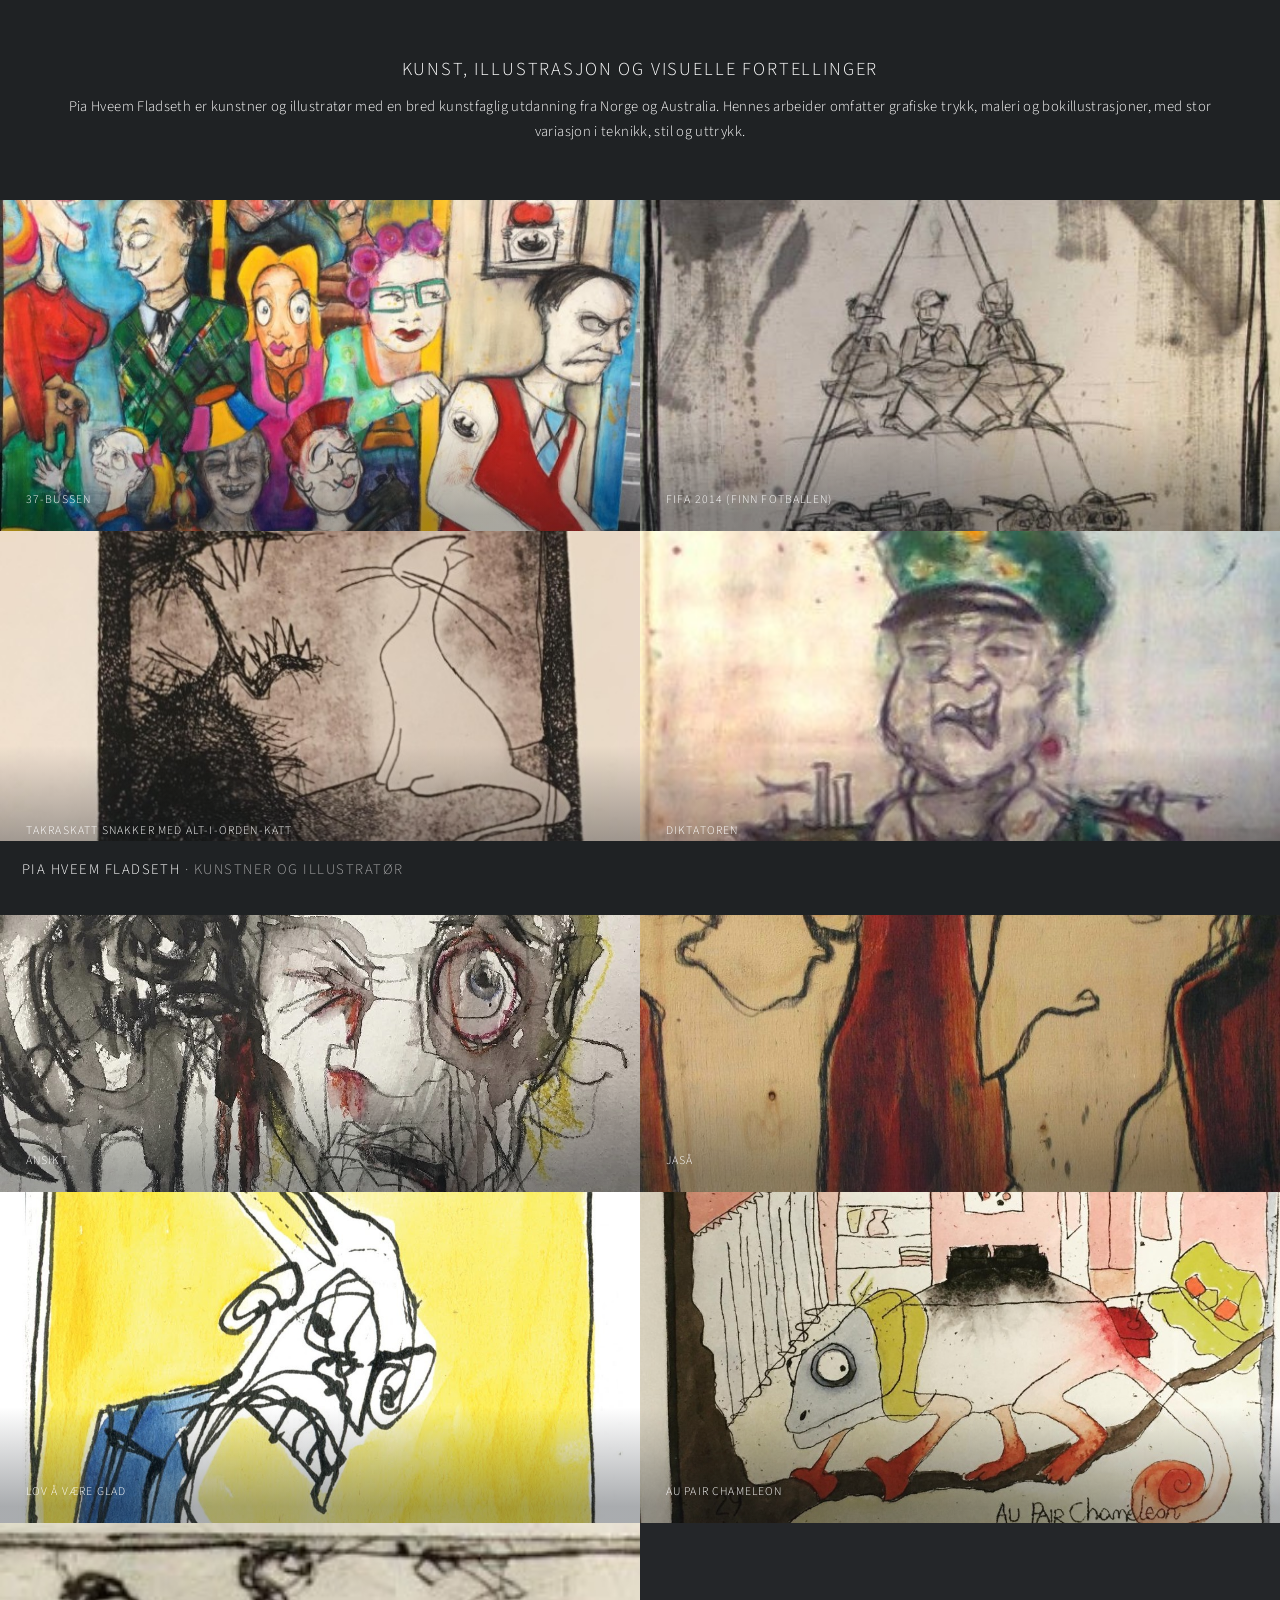
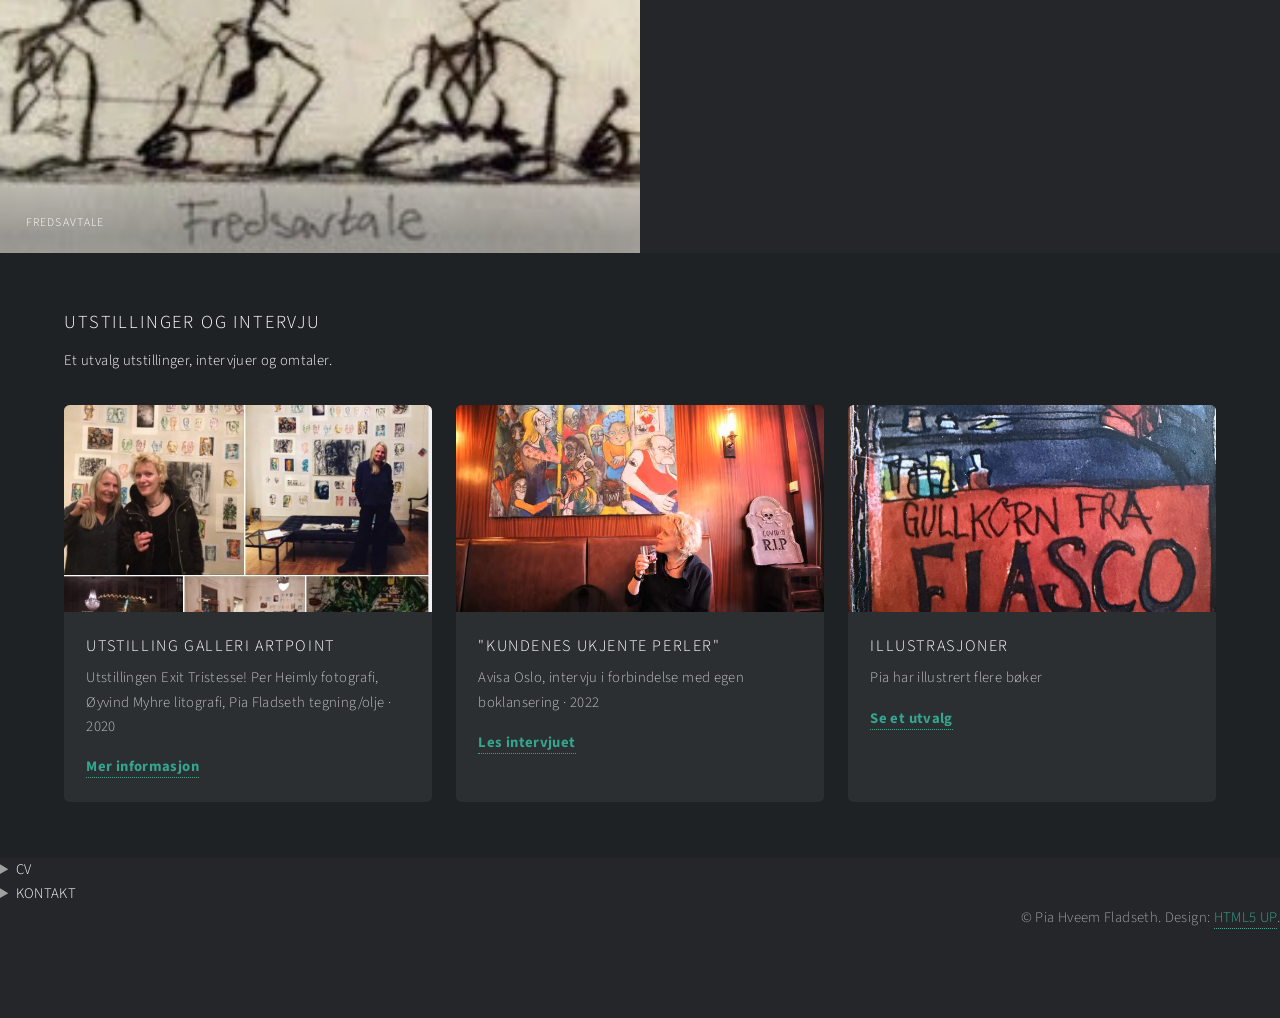
<file: index.html>
<!DOCTYPE HTML>
<!--
    Tilpasset Multiverse by HTML5 UP
    Original design: html5up.net | @ajlkn
    Brukes under Creative Commons Attribution 3.0.
-->
<html lang="no">
<head>
    <title>Pia Hveem Fladseth | Kunstner og illustratør</title>
        <link rel="icon" type="image/png" href="images/favicon.png">
    <meta charset="utf-8" />
    <meta name="viewport" content="width=device-width, initial-scale=1, user-scalable=no" />
    <meta name="description" content="Portfolio, CV og presseomtale for kunstner og illustratør Pia Hveem Fladseth." />
    <meta property="og:title" content="Pia Hveem Fladseth | Billedkunstner og illustratør">
<meta property="og:description" content="Billedkunst og illustrasjoner av Pia Hveem Fladseth.">
<meta property="og:image" content="https://piahf.github.io/images/preview.jpeg">
<meta property="og:url" content="https://piahf.github.io/">
<meta property="og:type" content="website">
    <link rel="stylesheet" href="assets/css/main.css" />
    <noscript><link rel="stylesheet" href="assets/css/noscript.css" /></noscript>
    <style>
        /* Tillegg til Multiverse for tekst og artikkelkort */
        #intro, #press {
            width: 100%;
            padding: 3.5rem 4rem;
            background: #1f2224;
            color: #ffffff;
        }
        #intro {
            text-align: center;
        }
        #intro h2, #press h2 {
            margin-bottom: 0.75rem;
        }
        #intro p {
            max-width: 48rem;
            margin: 0 auto;
            color: rgba(255,255,255,0.75);
        }
        .press-grid {
            display: grid;
            grid-template-columns: repeat(3, minmax(0, 1fr));
            gap: 1.5rem;
            margin-top: 2rem;
        }
        .press-card {
            background: #2b2f31;
            border-radius: 0.35rem;
            overflow: hidden;
        }
        .press-card img {
            width: 100%;
            aspect-ratio: 16 / 9;
            object-fit: cover;
            display: block;
        }
        .press-card-content {
            padding: 1.4rem;
        }
        .press-card h3 {
            margin: 0 0 0.5rem;
        }
        .press-card p {
            color: rgba(255,255,255,0.7);
            margin-bottom: 1rem;
        }
        .press-card a {
            font-weight: bold;
        }
        .cv-list {
            list-style: none;
            padding-left: 0;
        }
        .cv-list li {
            margin-bottom: 0.65rem;
        }
        @media screen and (max-width: 980px) {
            .press-grid { grid-template-columns: 1fr 1fr; }
        }
        @media screen and (max-width: 736px) {
            #intro, #press { padding: 2.5rem 1.5rem; }
            .press-grid { grid-template-columns: 1fr; }
        }
        #footer {
    position: relative !important;
    display: block !important;
    width: 100% !important;
    height: auto !important;
    max-height: none !important;
    transform: none !important;
    overflow: visible !important;
}
    </style>
</head>
<body class="is-preload">
    <div id="wrapper">
        <header id="header">
            <h1><a href="index.html"><strong>Pia Hveem Fladseth</strong> · kunstner og illustratør</a></h1>
        </header>

        <section id="intro">
            <h2>Kunst, illustrasjon og visuelle fortellinger</h2>Pia Hveem Fladseth er kunstner og illustratør med en bred kunstfaglig utdanning fra Norge og Australia. Hennes arbeider omfatter grafiske trykk, maleri og bokillustrasjoner, med stor variasjon i teknikk, stil og uttrykk.</p>
        </section>

        <div id="main">
    <article class="thumb">
                <a href="images/fulls/01.jpg" class="image"><img src="images/thumbs/01.jpg" alt="Beskrivelse av kunstverk 1" /></a>
                <h2>37-bussen</h2>
                <p>Olje, 150x120 cm, 2007.</p>
            </article>
            <article class="thumb">
                <a href="images/fulls/02.jpg" class="image"><img src="images/thumbs/02.jpg" alt="Beskrivelse av kunstverk 2" /></a>
                <h2>FIFA 2014 (finn fotballen)</h2>
                <p>Kull på lerret på plate, 160x110 cm, 2014.</p>
            </article>
            <article class="thumb">
                <a href="images/fulls/03.jpg" class="image"><img src="images/thumbs/03.jpg" alt="Beskrivelse av kunstverk 3" /></a>
                <h2>Takraskatt snakker med alt-i-orden-katt</h2>
                <p>Etsning, 17x24 cm, 2006.</p>
            </article>
                        <article class="thumb">
                <a href="images/fulls/04.jpg" class="image"><img src="images/thumbs/04.jpg" alt="Beskrivelse av kunstverk 4" /></a>
                <h2>Diktatoren</h2>
                <p>Olje og kull, 200x100 cm, 2010.</p>
                            </article>
                                            <article class="thumb">
                <a href="images/fulls/05.jpeg" class="image"><img src="images/thumbs/05.jpeg" alt="Beskrivelse av kunstverk 5" /></a>
                <h2>Ansikt</h2>
                <p>.</p>
                            </article>
                        <article class="thumb">
                <a href="images/fulls/06.jpg" class="image"><img src="images/thumbs/06.jpg" alt="Beskrivelse av kunstverk 6" /></a>
                <h2>Jaså</h2>
                <p>Treplate kull og olje, 60x45 cm, 2010.</p>
            </article>
                        <article class="thumb">
                <a href="images/fulls/09.jpg" class="image"><img src="images/thumbs/09.jpg" alt="Beskrivelse av kunstverk 9" /></a>
                <h2>Lov å være glad</h2>
                <p>Blekk og akvarell, 15x20 cm og 2010.</p>
            </article>
                        <article class="thumb">
                <a href="images/fulls/10.jpg" class="image"><img src="images/thumbs/10.jpg" alt="Beskrivelse av kunstverk 10" /></a>
                <h2>Au Pair chameleon</h2>
                <p>Etsing og blekk</p>
            </article>
                                    <article class="thumb">
                <a href="images/fulls/11.jpg" class="image"><img src="images/thumbs/11.jpg" alt="Beskrivelse av kunstverk 11" /></a>
                <h2>Fredsavtale</h2>
                <p>Grafikk, 7x35cm, 1999</p>
            </article>
        </div>

        <section id="press">
            <h2>Utstillinger og intervju</h2>
            <p>Et utvalg utstillinger, intervjuer og omtaler.</p>
            <div class="press-grid">
                <article class="press-card">
                    <img src="images/thumbs/13.jpg" alt="Forhåndsvisning av artikkel" />
                    <div class="press-card-content">
                        <h3>Utstilling Galleri ArtPoint</h3>
                        <p>Utstillingen Exit Tristesse! Per Heimly fotografi, Øyvind Myhre litografi, Pia Fladseth tegning/olje · 2020 </p>
                        <a href="https://www.facebook.com/www.artpoint.no/posts/spennende-skumle-og-vakre-bilder-utstillingen-exit-tristessen-%C3%A5pent-imorgen-kl-1/1587466348092465/" target="_blank" rel="noopener">Mer informasjon</a>
                    </div>
                </article>
                <article class="press-card">
                    <img src="images/thumbs/14.jpg" alt="Forhåndsvisning av intervju" />
                    <div class="press-card-content">
                        <h3>"Kundenes ukjente perler"</h3>
                        <p>Avisa Oslo, intervju i forbindelse med egen boklansering · 2022</p>
                        <a href="https://www.ao.no/kundene-byr-pa-det-legendariske-utestedets-ukjente-perler-men-mille-nekter-a-selge/s/5-128-591000" target="_blank" rel="noopener">Les intervjuet</a>
                    </div>
                </article>
                <article class="press-card">
                    <img src="images/thumbs/15.jpg" alt="Forhåndsvisning av illustrasjoner" />
                    <div class="press-card-content">
                        <h3>Illustrasjoner</h3>
                        <p>Pia har illustrert flere bøker</p>
                        <a href="https://www.piahveemfladseth.no/illustrasjoner.html">Se et utvalg</a>
                    </div>
                </article>
            </div>
            
        </section>
<details>
    <summary><strong>CV</strong></summary>
    <ul class="cv-list">
        <li><strong>2013–2026</strong> Kunstlærer AKS Nordpolen skole, Oslo</li>
        <li><strong>2008–2010</strong> Norges Kreative Fagskole, illustrasjon</li>
        <li><strong>2000–2004</strong> University of Newcastle, Australia, Bachelor of Fine Art</li>
        <li><strong>1997–1999</strong> Einar Granum Kunstskole</li>
        <li><strong>1995–1996</strong> Romerike Folkehøyskole, scenografi og kostyme</li>
    </ul>
</details>
<details>
    <summary><strong>KONTAKT</strong></summary>
<p>Send meg en epost for spørsmål om verk, oppdrag eller samarbeid 
<a href="mailto:fladseth@hotmail.com"
   class="icon solid fa-envelope">
    <span class="label">E-post</span>
<br></a>

&nbsp;&nbsp;

<a href="https://www.instagram.com/piaflads/"
   class="icon brands fa-instagram"
   target="_blank"
   rel="noopener noreferrer">
    <span class="label">Instagram</span>
</a>
</p>
</details>
                </div>
            </div>
             </ul>
                    </section>
                    <p class="copyright" align="right">
                        &copy; Pia Hveem Fladseth. Design: <a href="https://html5up.net">HTML5 UP</a>.
                    </p>
                </div>
                <div>
        </footer>
    </div>

    <script src="assets/js/jquery.min.js"></script>
    <script src="assets/js/jquery.poptrox.min.js"></script>
    <script src="assets/js/browser.min.js"></script>
    <script src="assets/js/breakpoints.min.js"></script>
    <script src="assets/js/util.js"></script>
    <script src="assets/js/main.js"></script>
</body>
</html>
</file>
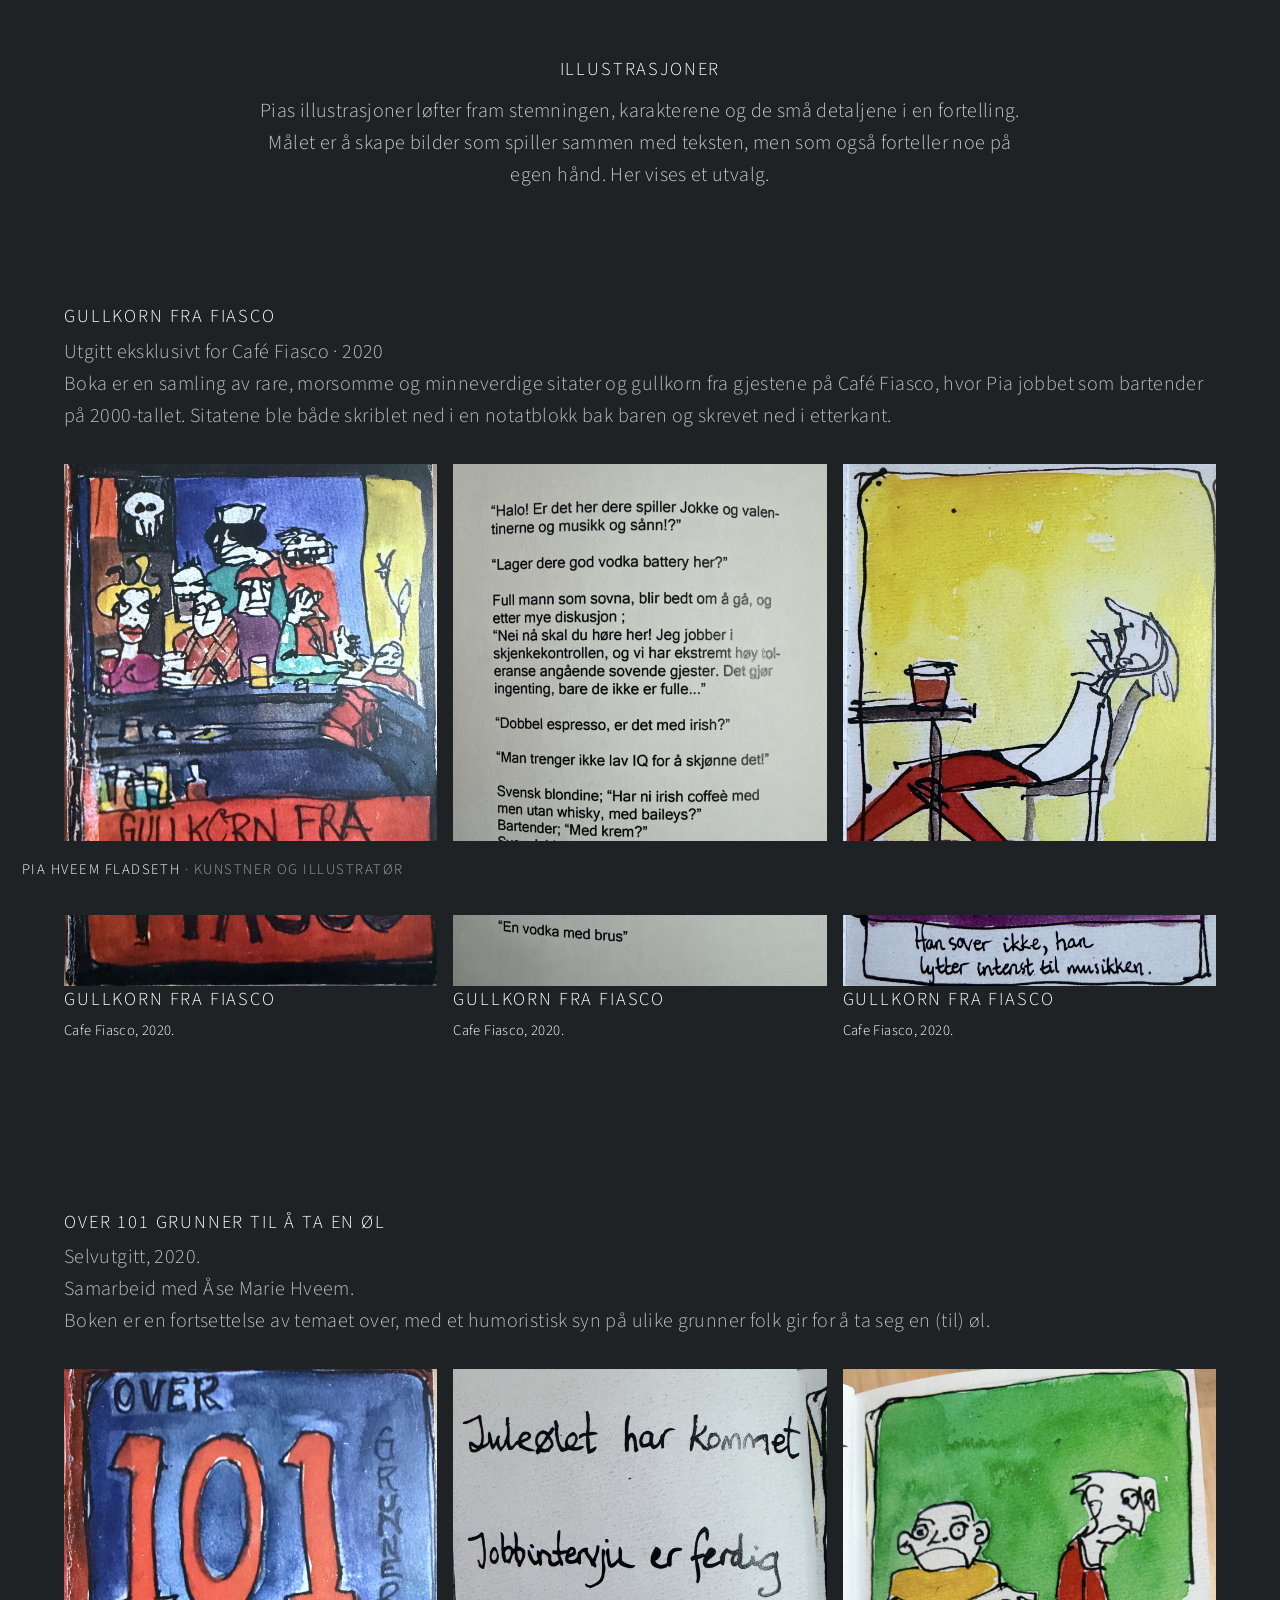
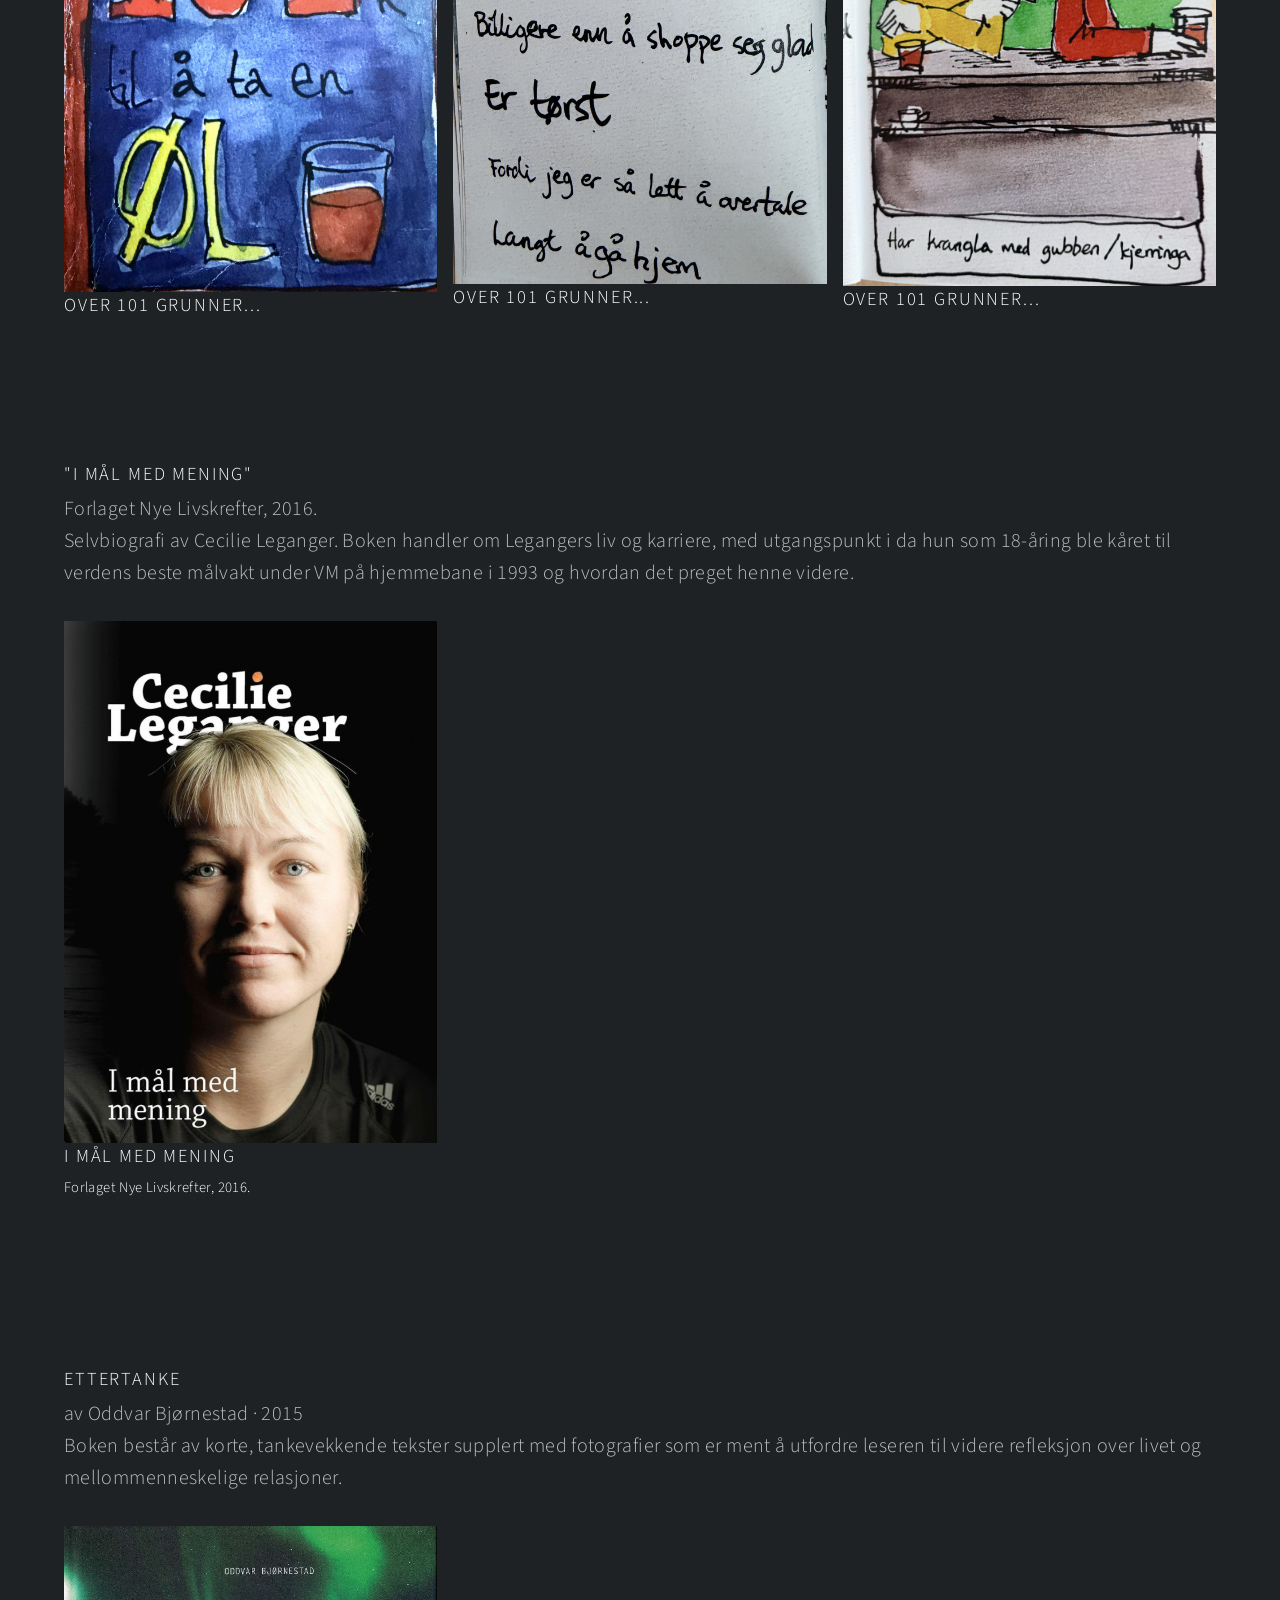
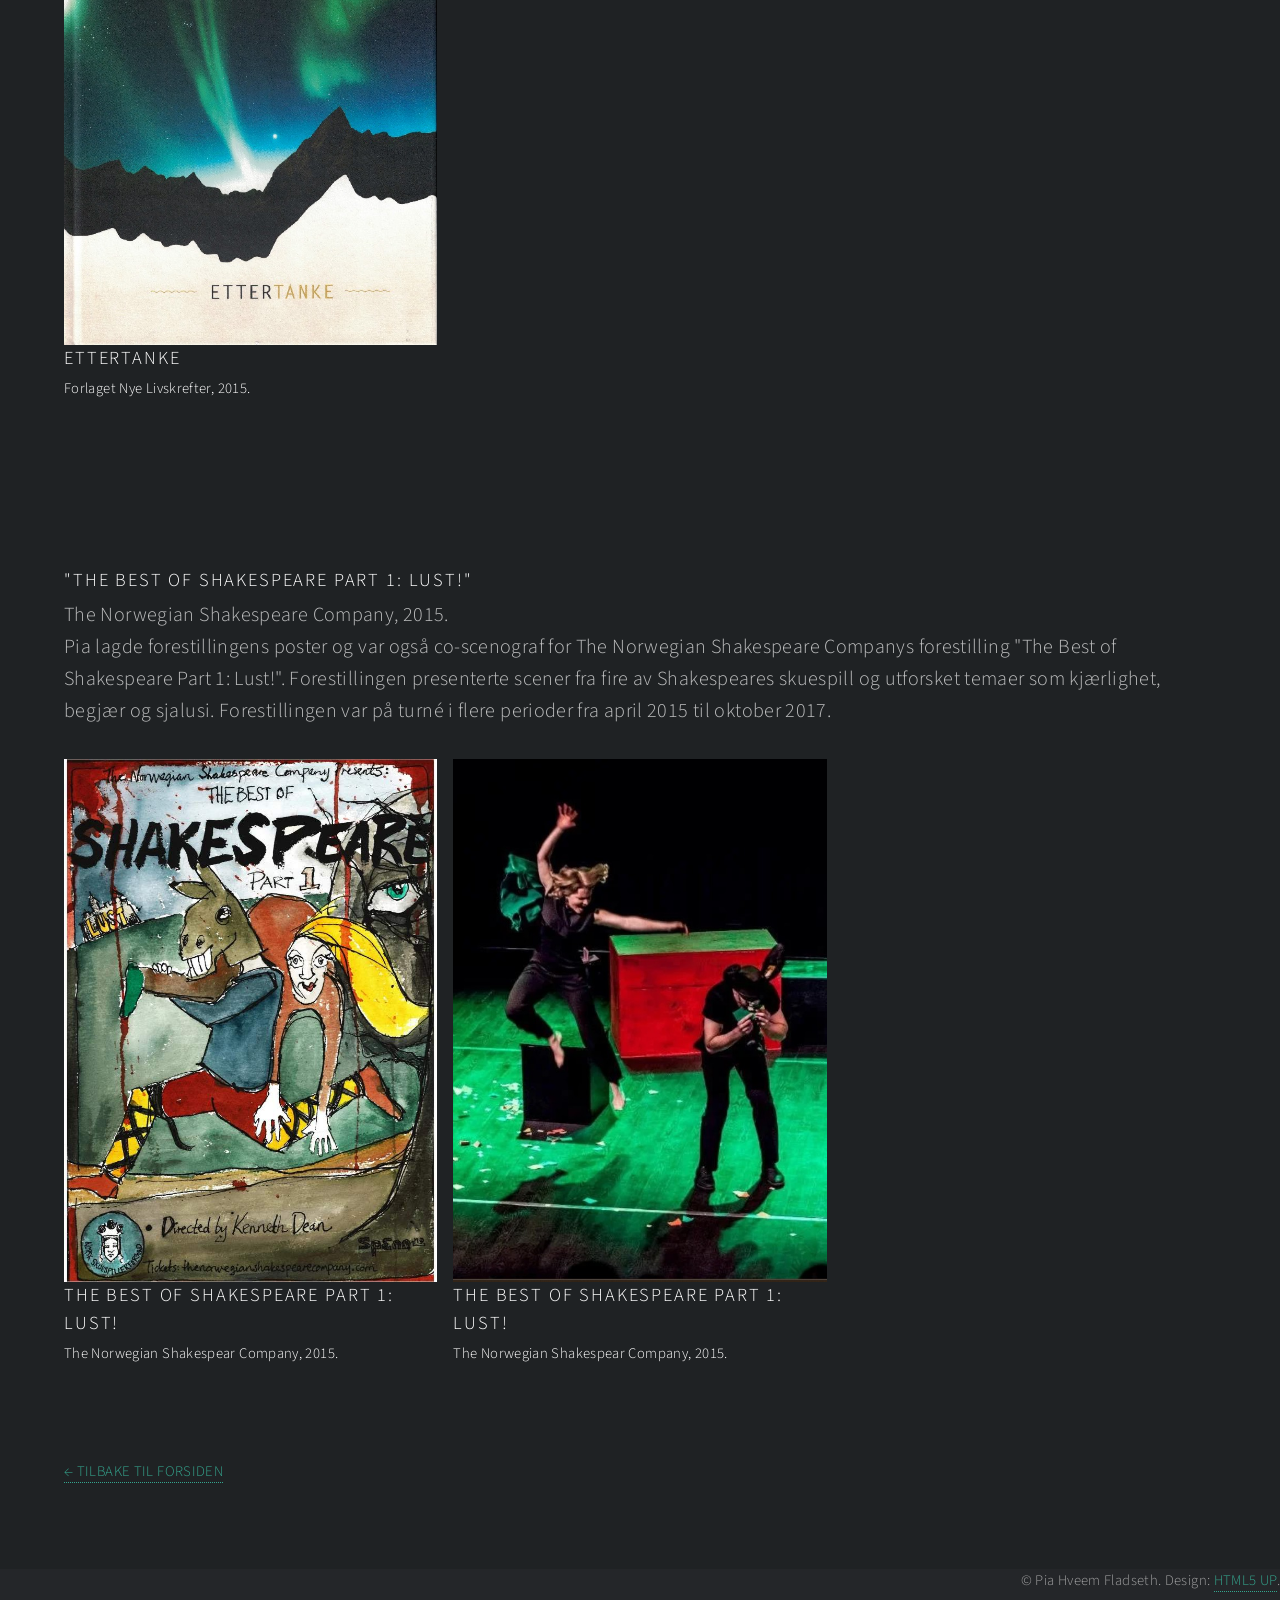
<file: illustrasjoner.html>
<!DOCTYPE HTML>
<!--
    Tilpasset Multiverse by HTML5 UP
    Original design: html5up.net | @ajlkn
    Brukes under Creative Commons Attribution 3.0.
-->
<html lang="no">
<head>
    <title>Pia Hveem Fladseth | Illustrasjoner</title>
            <link rel="icon" type="image/png" href="images/favicon.png">
    <meta charset="utf-8" />
    <meta name="viewport" content="width=device-width, initial-scale=1, user-scalable=no" />
    <meta name="description" content="Illustrasjoner av kunstner og illustratør Pia Hveem Fladseth" />
    <meta property="og:title" content="Pia Hveem Fladseth | Billedkunstner og illustratør">
<meta property="og:description" content="Pia Hveem Fladseth | Illustrasjoner">
<meta property="og:image" content="https://piahf.github.io/images/preview.jpeg">
<meta property="og:url" content="https://piahf.github.io/">
<meta property="og:type" content="website">
    <link rel="stylesheet" href="assets/css/main.css" />
    <noscript><link rel="stylesheet" href="assets/css/noscript.css" /></noscript>
    <style>
        /* Tillegg til Multiverse for tekst og artikkelkort */
        #intro, #press {
            width: 100%;
            padding: 3.5rem 4rem;
            background: #1f2224;
            color: #ffffff;
        }
        #intro {
            text-align: center;
        }
        #intro h2, #press h2 {
            margin-bottom: 0.75rem;
        }
        #intro p {
            max-width: 48rem;
            margin: 0 auto;
            color: rgba(255,255,255,0.75);
        }
        .press-grid {
            display: grid;
            grid-template-columns: repeat(3, minmax(0, 1fr));
            gap: 1.5rem;
            margin-top: 2rem;
        }
        .press-card {
            background: #2b2f31;
            border-radius: 0.35rem;
            overflow: hidden;
        }
        .press-card img {
            width: 100%;
            aspect-ratio: 16 / 9;
            object-fit: cover;
            display: block;
        }
        .press-card-content {
            padding: 1.4rem;
        }
        .press-card h3 {
            margin: 0 0 0.5rem;
        }
        .press-card p {
            color: rgba(255,255,255,0.7);
            margin-bottom: 1rem;
        }
        .press-card a {
            font-weight: bold;
        }
        .cv-list {
            list-style: none;
            padding-left: 0;
        }
        .cv-list li {
            margin-bottom: 0.65rem;
        }
        @media screen and (max-width: 980px) {
            .press-grid { grid-template-columns: 1fr 1fr; }
        }
        @media screen and (max-width: 736px) {
            #intro, #press { padding: 2.5rem 1.5rem; }
            .press-grid { grid-template-columns: 1fr; }
        }
        #footer {
    position: relative !important;
    display: block !important;
    width: 100% !important;
    height: auto !important;
    max-height: none !important;
    transform: none !important;
    overflow: visible !important;
}
    .exhibition {
    width: 100%;
    padding: 3.5rem 4rem;
    background: #1f2224;
    color: #ffffff;
}

.exhibition h2 {
    margin-bottom: 0.3rem;
}

.exhibition-info {
    color: rgba(255,255,255,0.7);
    margin-bottom: 2rem;
}

.exhibition-gallery {
    display: grid;
    grid-template-columns: repeat(3, 1fr);
    gap: 1rem;
    margin-bottom: 4rem;
}

.exhibition-gallery img {
    width: 100%;
    height: auto;
    display: block;
}

@media screen and (max-width: 736px) {
    .exhibition {
        padding: 2.5rem 1.5rem;
    }

    .exhibition-gallery {
        grid-template-columns: 1fr;
    }
}    
    </style>
</head>
<body class="is-preload">
    <div id="wrapper">
        <header id="header">
            
            <h1><a href="index.html"><strong>Pia Hveem Fladseth</strong> · kunstner og illustratør</a></h1>
        </header>
<section id="intro">
    <h2>Illustrasjoner</h2>
<p><span style="font-size: 1.25rem; line-height: 1.6;">Pias illustrasjoner løfter fram stemningen, karakterene og de små detaljene i en fortelling. Målet er å skape bilder som spiller sammen med teksten, 
    men som også forteller noe på egen hånd. Her vises et utvalg.</span></p>
</section>

<section class="exhibition">

    <h2>Gullkorn fra Fiasco</h2>
<p class="exhibition-info" style="font-size: 1.25rem; line-height: 1.6;">
        Utgitt eksklusivt for Café Fiasco · 2020<br>
        Boka er en samling av rare, morsomme og minneverdige sitater og gullkorn fra gjestene på Café Fiasco, hvor Pia jobbet som bartender på 2000-tallet. 
    Sitatene ble både skriblet ned i en notatblokk bak baren og skrevet ned i etterkant.
    </p>

<div class="exhibition-gallery">

    <article class="thumb">
        <a href="images/illustrasjoner/bokillustrasjon-01-01.jpg" class="image">
            <img src="images/illustrasjoner/bokillustrasjon-01-01.jpg"
                 alt="Gullkorn fra Fiasco" />
        </a>
        <h2>Gullkorn fra Fiasco</h2>
        <p>Cafe Fiasco, 2020.</p>
    </article>

    <article class="thumb">
        <a href="images/illustrasjoner/bokillustrasjon-01-02.jpg" class="image">
            <img src="images/illustrasjoner/bokillustrasjon-01-02.jpg"
           lt="Gullkorn fra Fiasco" />
        </a>
        <h2>Gullkorn fra Fiasco</h2>
        <p>Cafe Fiasco, 2020.</p>
    </article>

    <article class="thumb">
        <a href="images/illustrasjoner/bokillustrasjon-01-03.jpg" class="image">
            <img src="images/illustrasjoner/bokillustrasjon-01-03.jpg"
                 alt="Gullkorn fra Fiasco" />
        </a>
        <h2>Gullkorn fra Fiasco</h2>
        <p>Cafe Fiasco, 2020.</p>
    </article>

    </div>
    <br><br><br>
<h2>Over 101 grunner til å ta en øl</h2>
<p class="exhibition-info" style="font-size: 1.25rem; line-height: 1.6;">
    Selvutgitt, 2020.<br>
Samarbeid med Åse Marie Hveem.<br>
Boken er en fortsettelse av temaet over, med et humoristisk syn på ulike grunner folk gir for å ta seg en (til) øl.
</p>
<div class="exhibition-gallery">

    <article class="thumb">
        <a href="images/illustrasjoner/bokillustrasjon-04-01.jpg" class="image">
            <img src="images/illustrasjoner/bokillustrasjon-04-01.jpg"
                 alt="Over 101 grunner..."/>
        </a>
        <h2>Over 101 grunner...</h2>
    </article>

    <article class="thumb">
        <a href="images/illustrasjoner/bokillustrasjon-04-02.jpg" class="image">
            <img src="images/illustrasjoner/bokillustrasjon-04-02.jpg"
                 alt="Over 101 grunner..."/>
        </a>
        <h2>Over 101 grunner...</h2>
    </article>

    <article class="thumb">
        <a href="images/illustrasjoner/bokillustrasjon-04-03.jpeg" class="image">
            <img src="images/illustrasjoner/bokillustrasjon-04-03.jpeg"
                 alt="Over 101 grunner..."/>
        </a>
        <h2>Over 101 grunner...</h2>
    </article>
</div>
<br><br><br>

<h2>"I mål med mening"</h2>
<p class="exhibition-info" style="font-size: 1.25rem; line-height: 1.6;">
    Forlaget Nye Livskrefter, 2016.<br>
Selvbiografi av Cecilie Leganger.
Boken handler om Legangers liv og karriere, med utgangspunkt i da hun som 18-åring 
    ble kåret til verdens beste målvakt under VM på hjemmebane i 1993 og hvordan det preget henne videre.
</p>
<div class="exhibition-gallery">

    <article class="thumb">
        <a href="images/illustrasjoner/bokillustrasjon-02-01.jpg" class="image">
            <img src="images/illustrasjoner/bokillustrasjon-02-01.jpg"
                 alt="I mål med mening"/>
        </a>
        <h2>I mål med mening</h2>
        <p>Forlaget Nye Livskrefter, 2016.</p>
    </article>
</div>
<br><br><br>

<h2>Ettertanke</h2>
<p class="exhibition-info" style="font-size: 1.25rem; line-height: 1.6;">
    av Oddvar Bjørnestad · 2015<br>
    Boken består av korte, tankevekkende tekster supplert med fotografier som er ment å utfordre leseren til videre 
    refleksjon over livet og mellommenneskelige relasjoner.
</p>

<div class="exhibition-gallery">

    <article class="thumb">
        <a href="images/illustrasjoner/bokillustrasjon-03-01.jpg" class="image">
            <img src="images/illustrasjoner/bokillustrasjon-03-01.jpg"
                 alt="Ettertanke" />
        </a>
        <h2>Ettertanke</h2>
        <p>Forlaget Nye Livskrefter, 2015.</p>
    </article>
</div>
    <br><br><br>

<h2>"The Best of Shakespeare Part 1: Lust!"</h2>
<p class="exhibition-info" style="font-size: 1.25rem; line-height: 1.6;">
    The Norwegian Shakespeare Company, 2015.<br>
Pia lagde forestillingens poster og var også co-scenograf for The Norwegian Shakespeare Companys forestilling "The Best of Shakespeare Part 1: Lust!".
Forestillingen presenterte scener fra fire av Shakespeares skuespill og utforsket temaer som kjærlighet, begjær og sjalusi. 
    Forestillingen var på turné i flere perioder fra april 2015 til oktober 2017. 
</p>
<div class="exhibition-gallery">

    <article class="thumb">
        <a href="images/illustrasjoner/poster-05-01.jpg" class="image">
            <img src="images/illustrasjoner/poster-05-01.jpg"
                 alt="Lust!"/>
        </a>
        <h2>The Best of Shakespeare Part 1: Lust!</h2>
        <p>The Norwegian Shakespear Company, 2015.</p>
    </article>
  <article class="thumb">
        <a href="images/illustrasjoner/poster-05-02.jpg" class="image">
            <img src="images/illustrasjoner/poster-05-02.jpg"
                 alt="Lust!"/>
        </a>
        <h2>The Best of Shakespeare Part 1: Lust!</h2>
        <p>The Norwegian Shakespear Company, 2015.</p>
    </article>

</div>
    <p>
        <a href="index.html">← TILBAKE TIL FORSIDEN</a>
    </p>

</section>
<footer>
    <p class="copyright" align="right">
        &copy; Pia Hveem Fladseth. Design:
        <a href="https://html5up.net">HTML5 UP</a>.
    </p>
</footer>


    <script src="assets/js/jquery.min.js"></script>
    <script src="assets/js/jquery.poptrox.min.js"></script>
    <script src="assets/js/browser.min.js"></script>
    <script src="assets/js/breakpoints.min.js"></script>
    <script src="assets/js/util.js"></script>
    <script src="assets/js/main.js"></script>
</body>
</html>
</file>
<file: assets/css/noscript.css>
/*
	Multiverse by HTML5 UP
	html5up.net | @ajlkn
	Free for personal and commercial use under the CCA 3.0 license (html5up.net/license)
*/

/* Wrapper */

	body.is-preload #wrapper:before {
		display: none;
	}

/* Main */

	body.is-preload #main .thumb {
		pointer-events: auto;
		opacity: 1;
	}

/* Header */

	body.is-preload #header {
		-moz-transform: none;
		-webkit-transform: none;
		-ms-transform: none;
		transform: none;
	}
</file>
<file: assets/css/main.css>
@import url(fontawesome-all.min.css);
@import url("https://fonts.googleapis.com/css?family=Source+Sans+Pro:300,300italic,400,400italic");

/*
	Multiverse by HTML5 UP
	html5up.net | @ajlkn
	Free for personal and commercial use under the CCA 3.0 license (html5up.net/license)
*/

@-moz-keyframes spinner {
	0% {
		-moz-transform: rotate(0deg);
		-webkit-transform: rotate(0deg);
		-ms-transform: rotate(0deg);
		transform: rotate(0deg);
	}

	100% {
		-moz-transform: rotate(359deg);
		-webkit-transform: rotate(359deg);
		-ms-transform: rotate(359deg);
		transform: rotate(359deg);
	}
}

@-webkit-keyframes spinner {
	0% {
		-moz-transform: rotate(0deg);
		-webkit-transform: rotate(0deg);
		-ms-transform: rotate(0deg);
		transform: rotate(0deg);
	}

	100% {
		-moz-transform: rotate(359deg);
		-webkit-transform: rotate(359deg);
		-ms-transform: rotate(359deg);
		transform: rotate(359deg);
	}
}

@-ms-keyframes spinner {
	0% {
		-moz-transform: rotate(0deg);
		-webkit-transform: rotate(0deg);
		-ms-transform: rotate(0deg);
		transform: rotate(0deg);
	}

	100% {
		-moz-transform: rotate(359deg);
		-webkit-transform: rotate(359deg);
		-ms-transform: rotate(359deg);
		transform: rotate(359deg);
	}
}

@keyframes spinner {
	0% {
		-moz-transform: rotate(0deg);
		-webkit-transform: rotate(0deg);
		-ms-transform: rotate(0deg);
		transform: rotate(0deg);
	}

	100% {
		-moz-transform: rotate(359deg);
		-webkit-transform: rotate(359deg);
		-ms-transform: rotate(359deg);
		transform: rotate(359deg);
	}
}

html, body, div, span, applet, object,
iframe, h1, h2, h3, h4, h5, h6, p, blockquote,
pre, a, abbr, acronym, address, big, cite,
code, del, dfn, em, img, ins, kbd, q, s, samp,
small, strike, strong, sub, sup, tt, var, b,
u, i, center, dl, dt, dd, ol, ul, li, fieldset,
form, label, legend, table, caption, tbody,
tfoot, thead, tr, th, td, article, aside,
canvas, details, embed, figure, figcaption,
footer, header, hgroup, menu, nav, output, ruby,
section, summary, time, mark, audio, video {
	margin: 0;
	padding: 0;
	border: 0;
	font-size: 100%;
	font: inherit;
	vertical-align: baseline;}

article, aside, details, figcaption, figure,
footer, header, hgroup, menu, nav, section {
	display: block;}

body {
	line-height: 1;
}

ol, ul {
	list-style: none;
}

blockquote, q {
	quotes: none;
}

	blockquote:before, blockquote:after, q:before, q:after {
		content: '';
		content: none;
	}

table {
	border-collapse: collapse;
	border-spacing: 0;
}

body {
	-webkit-text-size-adjust: none;
}

mark {
	background-color: transparent;
	color: inherit;
}

input::-moz-focus-inner {
	border: 0;
	padding: 0;
}

input, select, textarea {
	-moz-appearance: none;
	-webkit-appearance: none;
	-ms-appearance: none;
	appearance: none;
}

/* Basic */

	@-ms-viewport {
		width: device-width;
	}

	body {
		-ms-overflow-style: scrollbar;
	}

	@media screen and (max-width: 480px) {

		html, body {
			min-width: 320px;
		}

	}

	html {
		box-sizing: border-box;
	}

	*, *:before, *:after {
		box-sizing: inherit;
	}

	body {
		background: #242629;
	}

		body.is-preload *, body.is-preload *:before, body.is-preload *:after {
			-moz-animation: none !important;
			-webkit-animation: none !important;
			-ms-animation: none !important;
			animation: none !important;
			-moz-transition: none !important;
			-webkit-transition: none !important;
			-ms-transition: none !important;
			transition: none !important;
		}

		body.is-resizing *, body.is-resizing *:before, body.is-resizing *:after {
			-moz-animation: none !important;
			-webkit-animation: none !important;
			-ms-animation: none !important;
			animation: none !important;
			-moz-transition: none !important;
			-webkit-transition: none !important;
			-ms-transition: none !important;
			transition: none !important;
		}

/* Type */

	body, input, select, textarea {
		color: #a0a0a1;
		font-family: "Source Sans Pro", Helvetica, sans-serif;
		font-size: 15pt;
		font-weight: 300;
		letter-spacing: 0.025em;
		line-height: 1.65;
	}

		@media screen and (max-width: 1680px) {

			body, input, select, textarea {
				font-size: 11pt;
			}

		}

	a {
		-moz-transition: color 0.2s ease-in-out, border-bottom-color 0.2s ease-in-out;
		-webkit-transition: color 0.2s ease-in-out, border-bottom-color 0.2s ease-in-out;
		-ms-transition: color 0.2s ease-in-out, border-bottom-color 0.2s ease-in-out;
		transition: color 0.2s ease-in-out, border-bottom-color 0.2s ease-in-out;
		border-bottom: dotted 1px;
		color: #34a58e;
		text-decoration: none;
	}

		a:hover {
			border-bottom-color: transparent;
			color: #34a58e !important;
		}

	strong, b {
		color: #ffffff;
		font-weight: 300;
	}

	em, i {
		font-style: italic;
	}

	p {
		margin: 0 0 2em 0;
	}

	h1, h2, h3, h4, h5, h6 {
		color: #ffffff;
		font-weight: 300;
		letter-spacing: 0.1em;
		line-height: 1.5;
		margin: 0 0 1em 0;
		text-transform: uppercase;
	}

		h1 a, h2 a, h3 a, h4 a, h5 a, h6 a {
			color: inherit;
			text-decoration: none;
		}

	h1 {
		font-size: 2em;
	}

	h2 {
		font-size: 1.25em;
	}

	h3 {
		font-size: 1.1em;
	}

	h4 {
		font-size: 1em;
	}

	h5 {
		font-size: 0.9em;
	}

	h6 {
		font-size: 0.7em;
	}

	@media screen and (max-width: 736px) {

		h2 {
			font-size: 1em;
		}

		h3 {
			font-size: 0.9em;
		}

		h4 {
			font-size: 0.8em;
		}

		h5 {
			font-size: 0.7em;
		}

		h6 {
			font-size: 0.7em;
		}

	}

	sub {
		font-size: 0.8em;
		position: relative;
		top: 0.5em;
	}

	sup {
		font-size: 0.8em;
		position: relative;
		top: -0.5em;
	}

	blockquote {
		border-left: 4px #36383c;
		font-style: italic;
		margin: 0 0 2em 0;
		padding: 0.5em 0 0.5em 2em;
	}

	code {
		background: #34363b;
		border: solid 1px #36383c;
		font-family: "Courier New", monospace;
		font-size: 0.9em;
		margin: 0 0.25em;
		padding: 0.25em 0.65em;
	}

	pre {
		-webkit-overflow-scrolling: touch;
		font-family: "Courier New", monospace;
		font-size: 0.9em;
		margin: 0 0 2em 0;
	}

		pre code {
			display: block;
			line-height: 1.75;
			padding: 1em 1.5em;
			overflow-x: auto;
		}

	hr {
		border: 0;
		border-bottom: solid 1px #36383c;
		margin: 2em 0;
	}

		hr.major {
			margin: 3em 0;
		}

	.align-left {
		text-align: left;
	}

	.align-center {
		text-align: center;
	}

	.align-right {
		text-align: right;
	}

/* Button */

	input[type="submit"],
	input[type="reset"],
	input[type="button"],
	button,
	.button {
		-moz-appearance: none;
		-webkit-appearance: none;
		-ms-appearance: none;
		appearance: none;
		-moz-transition: background-color 0.2s ease-in-out, box-shadow 0.2s ease-in-out, color 0.2s ease-in-out;
		-webkit-transition: background-color 0.2s ease-in-out, box-shadow 0.2s ease-in-out, color 0.2s ease-in-out;
		-ms-transition: background-color 0.2s ease-in-out, box-shadow 0.2s ease-in-out, color 0.2s ease-in-out;
		transition: background-color 0.2s ease-in-out, box-shadow 0.2s ease-in-out, color 0.2s ease-in-out;
		background-color: transparent;
		border: 0;
		border-radius: 0;
		box-shadow: inset 0 0 0 2px #36383c;
		color: #ffffff !important;
		cursor: pointer;
		display: inline-block;
		font-size: 0.9em;
		font-weight: 300;
		height: 3.05556em;
		letter-spacing: 0.1em;
		line-height: 3.05556em;
		padding: 0 2.5em;
		text-align: center;
		text-decoration: none;
		text-transform: uppercase;
		white-space: nowrap;
	}

		input[type="submit"]:hover,
		input[type="reset"]:hover,
		input[type="button"]:hover,
		button:hover,
		.button:hover {
			box-shadow: inset 0 0 0 2px #34a58e;
			color: #34a58e !important;
		}

			input[type="submit"]:hover:active,
			input[type="reset"]:hover:active,
			input[type="button"]:hover:active,
			button:hover:active,
			.button:hover:active {
				background-color: rgba(52, 165, 142, 0.15);
				color: #34a58e !important;
			}

		input[type="submit"].icon,
		input[type="reset"].icon,
		input[type="button"].icon,
		button.icon,
		.button.icon {
			padding-left: 1.35em;
		}

			input[type="submit"].icon:before,
			input[type="reset"].icon:before,
			input[type="button"].icon:before,
			button.icon:before,
			.button.icon:before {
				margin-right: 0.5em;
			}

		input[type="submit"].fit,
		input[type="reset"].fit,
		input[type="button"].fit,
		button.fit,
		.button.fit {
			width: 100%;
		}

		input[type="submit"].small,
		input[type="reset"].small,
		input[type="button"].small,
		button.small,
		.button.small {
			font-size: 0.8em;
		}

		input[type="submit"].large,
		input[type="reset"].large,
		input[type="button"].large,
		button.large,
		.button.large {
			font-size: 1.35em;
		}

		input[type="submit"].primary,
		input[type="reset"].primary,
		input[type="button"].primary,
		button.primary,
		.button.primary {
			background-color: #34a58e;
			box-shadow: none;
		}

			input[type="submit"].primary:hover,
			input[type="reset"].primary:hover,
			input[type="button"].primary:hover,
			button.primary:hover,
			.button.primary:hover {
				background-color: #47c5ab;
				color: #ffffff !important;
			}

				input[type="submit"].primary:hover:active,
				input[type="reset"].primary:hover:active,
				input[type="button"].primary:hover:active,
				button.primary:hover:active,
				.button.primary:hover:active {
					background-color: #287e6d;
				}

		input[type="submit"].disabled, input[type="submit"]:disabled,
		input[type="reset"].disabled,
		input[type="reset"]:disabled,
		input[type="button"].disabled,
		input[type="button"]:disabled,
		button.disabled,
		button:disabled,
		.button.disabled,
		.button:disabled {
			pointer-events: none;
			opacity: 0.35;
		}

/* Form */

	form {
		margin: 0 0 2em 0;
	}

		form > :last-child {
			margin-bottom: 0;
		}

		form > .fields {
			display: -moz-flex;
			display: -webkit-flex;
			display: -ms-flex;
			display: flex;
			-moz-flex-wrap: wrap;
			-webkit-flex-wrap: wrap;
			-ms-flex-wrap: wrap;
			flex-wrap: wrap;
			width: calc(100% + 3em);
			margin: -1.5em 0 2em -1.5em;
		}

			form > .fields > .field {
				-moz-flex-grow: 0;
				-webkit-flex-grow: 0;
				-ms-flex-grow: 0;
				flex-grow: 0;
				-moz-flex-shrink: 0;
				-webkit-flex-shrink: 0;
				-ms-flex-shrink: 0;
				flex-shrink: 0;
				padding: 1.5em 0 0 1.5em;
				width: calc(100% - 1.5em);
			}

				form > .fields > .field.half {
					width: calc(50% - 0.75em);
				}

				form > .fields > .field.third {
					width: calc(100%/3 - 0.5em);
				}

				form > .fields > .field.quarter {
					width: calc(25% - 0.375em);
				}

		@media screen and (max-width: 736px) {

			form > .fields {
				width: calc(100% + 3em);
				margin: -1.5em 0 2em -1.5em;
			}

				form > .fields > .field {
					padding: 1.5em 0 0 1.5em;
					width: calc(100% - 1.5em);
				}

					form > .fields > .field.half {
						width: calc(100% - 1.5em);
					}

					form > .fields > .field.third {
						width: calc(100% - 1.5em);
					}

					form > .fields > .field.quarter {
						width: calc(100% - 1.5em);
					}

		}

	label {
		color: #ffffff;
		display: block;
		font-size: 0.9em;
		font-weight: 300;
		margin: 0 0 1em 0;
	}

	input[type="text"],
	input[type="password"],
	input[type="email"],
	input[type="tel"],
	input[type="search"],
	input[type="url"],
	select,
	textarea {
		-moz-appearance: none;
		-webkit-appearance: none;
		-ms-appearance: none;
		appearance: none;
		background: #34363b;
		border: 0;
		border-radius: 0;
		color: #a0a0a1;
		display: block;
		outline: 0;
		padding: 0 1em;
		text-decoration: none;
		width: 100%;
	}

		input[type="text"]:invalid,
		input[type="password"]:invalid,
		input[type="email"]:invalid,
		input[type="tel"]:invalid,
		input[type="search"]:invalid,
		input[type="url"]:invalid,
		select:invalid,
		textarea:invalid {
			box-shadow: none;
		}

		input[type="text"]:focus,
		input[type="password"]:focus,
		input[type="email"]:focus,
		input[type="tel"]:focus,
		input[type="search"]:focus,
		input[type="url"]:focus,
		select:focus,
		textarea:focus {
			box-shadow: inset 0 0 0 2px #34a58e;
		}

	select {
		background-image: url("data:image/svg+xml;charset=utf8,%3Csvg xmlns='http://www.w3.org/2000/svg' width='40' height='40' preserveAspectRatio='none' viewBox='0 0 40 40'%3E%3Cpath d='M9.4,12.3l10.4,10.4l10.4-10.4c0.2-0.2,0.5-0.4,0.9-0.4c0.3,0,0.6,0.1,0.9,0.4l3.3,3.3c0.2,0.2,0.4,0.5,0.4,0.9 c0,0.4-0.1,0.6-0.4,0.9L20.7,31.9c-0.2,0.2-0.5,0.4-0.9,0.4c-0.3,0-0.6-0.1-0.9-0.4L4.3,17.3c-0.2-0.2-0.4-0.5-0.4-0.9 c0-0.4,0.1-0.6,0.4-0.9l3.3-3.3c0.2-0.2,0.5-0.4,0.9-0.4S9.1,12.1,9.4,12.3z' fill='%2336383c' /%3E%3C/svg%3E");
		background-size: 1.25rem;
		background-repeat: no-repeat;
		background-position: calc(100% - 1rem) center;
		height: 2.75em;
		padding-right: 2.75em;
		text-overflow: ellipsis;
	}

		select option {
			color: #ffffff;
			background: #242629;
		}

		select:focus::-ms-value {
			background-color: transparent;
		}

		select::-ms-expand {
			display: none;
		}

	input[type="text"],
	input[type="password"],
	input[type="email"],
	input[type="tel"],
	input[type="search"],
	input[type="url"],
	select {
		height: 2.75em;
	}

	textarea {
		padding: 0.75em 1em;
	}

	input[type="checkbox"],
	input[type="radio"] {
		-moz-appearance: none;
		-webkit-appearance: none;
		-ms-appearance: none;
		appearance: none;
		display: block;
		float: left;
		margin-right: -2em;
		opacity: 0;
		width: 1em;
		z-index: -1;
	}

		input[type="checkbox"] + label,
		input[type="radio"] + label {
			text-decoration: none;
			color: #a0a0a1;
			cursor: pointer;
			display: inline-block;
			font-size: 1em;
			font-weight: 300;
			padding-left: 2.4em;
			padding-right: 0.75em;
			position: relative;
		}

			input[type="checkbox"] + label:before,
			input[type="radio"] + label:before {
				-moz-osx-font-smoothing: grayscale;
				-webkit-font-smoothing: antialiased;
				display: inline-block;
				font-style: normal;
				font-variant: normal;
				text-rendering: auto;
				line-height: 1;
				text-transform: none !important;
				font-family: 'Font Awesome 5 Free';
				font-weight: 900;
			}

			input[type="checkbox"] + label:before,
			input[type="radio"] + label:before {
				background: #34363b;
				content: '';
				display: inline-block;
				font-size: 0.8em;
				height: 2.0625em;
				left: 0;
				line-height: 2.0625em;
				position: absolute;
				text-align: center;
				top: 0;
				width: 2.0625em;
			}

		input[type="checkbox"]:checked + label:before,
		input[type="radio"]:checked + label:before {
			background: #34a58e;
			border-color: #34a58e;
			color: #ffffff;
			content: '\f00c';
		}

		input[type="checkbox"]:focus + label:before,
		input[type="radio"]:focus + label:before {
			box-shadow: 0 0 0 2px #34a58e;
		}

	input[type="radio"] + label:before {
		border-radius: 100%;
	}

	::-webkit-input-placeholder {
		color: #707071 !important;
		opacity: 1.0;
	}

	:-moz-placeholder {
		color: #707071 !important;
		opacity: 1.0;
	}

	::-moz-placeholder {
		color: #707071 !important;
		opacity: 1.0;
	}

	:-ms-input-placeholder {
		color: #707071 !important;
		opacity: 1.0;
	}

/* Icon */

	.icon {
		text-decoration: none;
		border-bottom: none;
		position: relative;
	}

		.icon:before {
			-moz-osx-font-smoothing: grayscale;
			-webkit-font-smoothing: antialiased;
			display: inline-block;
			font-style: normal;
			font-variant: normal;
			text-rendering: auto;
			line-height: 1;
			text-transform: none !important;
			font-family: 'Font Awesome 5 Free';
			font-weight: 400;
		}

		.icon > .label {
			display: none;
		}

		.icon:before {
			line-height: inherit;
		}

		.icon.solid:before {
			font-weight: 900;
		}

		.icon.brands:before {
			font-family: 'Font Awesome 5 Brands';
		}

/* List */

	ol {
		list-style: decimal;
		margin: 0 0 2em 0;
		padding-left: 1.25em;
	}

		ol li {
			padding-left: 0.25em;
		}

	ul {
		list-style: disc;
		margin: 0 0 2em 0;
		padding-left: 1em;
	}

		ul li {
			padding-left: 0.5em;
		}

		ul.alt {
			list-style: none;
			padding-left: 0;
		}

			ul.alt li {
				border-top: solid 1px #36383c;
				padding: 0.5em 0;
			}

				ul.alt li:first-child {
					border-top: 0;
					padding-top: 0;
				}

	dl {
		margin: 0 0 2em 0;
	}

		dl dt {
			display: block;
			font-weight: 300;
			margin: 0 0 1em 0;
		}

		dl dd {
			margin-left: 2em;
		}

/* Actions */

	ul.actions {
		display: -moz-flex;
		display: -webkit-flex;
		display: -ms-flex;
		display: flex;
		cursor: default;
		list-style: none;
		margin-left: -1em;
		padding-left: 0;
	}

		ul.actions li {
			padding: 0 0 0 1em;
			vertical-align: middle;
		}

		ul.actions.special {
			-moz-justify-content: center;
			-webkit-justify-content: center;
			-ms-justify-content: center;
			justify-content: center;
			width: 100%;
			margin-left: 0;
		}

			ul.actions.special li:first-child {
				padding-left: 0;
			}

		ul.actions.stacked {
			-moz-flex-direction: column;
			-webkit-flex-direction: column;
			-ms-flex-direction: column;
			flex-direction: column;
			margin-left: 0;
		}

			ul.actions.stacked li {
				padding: 1.3em 0 0 0;
			}

				ul.actions.stacked li:first-child {
					padding-top: 0;
				}

		ul.actions.fit {
			width: calc(100% + 1em);
		}

			ul.actions.fit li {
				-moz-flex-grow: 1;
				-webkit-flex-grow: 1;
				-ms-flex-grow: 1;
				flex-grow: 1;
				-moz-flex-shrink: 1;
				-webkit-flex-shrink: 1;
				-ms-flex-shrink: 1;
				flex-shrink: 1;
				width: 100%;
			}

				ul.actions.fit li > * {
					width: 100%;
				}

			ul.actions.fit.stacked {
				width: 100%;
			}

		@media screen and (max-width: 480px) {

			ul.actions:not(.fixed) {
				-moz-flex-direction: column;
				-webkit-flex-direction: column;
				-ms-flex-direction: column;
				flex-direction: column;
				margin-left: 0;
				width: 100% !important;
			}

				ul.actions:not(.fixed) li {
					-moz-flex-grow: 1;
					-webkit-flex-grow: 1;
					-ms-flex-grow: 1;
					flex-grow: 1;
					-moz-flex-shrink: 1;
					-webkit-flex-shrink: 1;
					-ms-flex-shrink: 1;
					flex-shrink: 1;
					padding: 1em 0 0 0;
					text-align: center;
					width: 100%;
				}

					ul.actions:not(.fixed) li > * {
						width: 100%;
					}

					ul.actions:not(.fixed) li:first-child {
						padding-top: 0;
					}

					ul.actions:not(.fixed) li input[type="submit"],
					ul.actions:not(.fixed) li input[type="reset"],
					ul.actions:not(.fixed) li input[type="button"],
					ul.actions:not(.fixed) li button,
					ul.actions:not(.fixed) li .button {
						width: 100%;
					}

						ul.actions:not(.fixed) li input[type="submit"].icon:before,
						ul.actions:not(.fixed) li input[type="reset"].icon:before,
						ul.actions:not(.fixed) li input[type="button"].icon:before,
						ul.actions:not(.fixed) li button.icon:before,
						ul.actions:not(.fixed) li .button.icon:before {
							margin-left: -0.5rem;
						}

		}

/* Icons */

	ul.icons {
		cursor: default;
		list-style: none;
		padding-left: 0;
	}

		ul.icons li {
			display: inline-block;
			padding: 0 1em 0 0;
		}

			ul.icons li:last-child {
				padding-right: 0;
			}

			ul.icons li .icon {
				color: #505051;
			}

				ul.icons li .icon:before {
					font-size: 1.5em;
				}

/* Table */

	.table-wrapper {
		-webkit-overflow-scrolling: touch;
		overflow-x: auto;
	}

	table {
		margin: 0 0 2em 0;
		width: 100%;
	}

		table tbody tr {
			border: solid 1px #36383c;
			border-left: 0;
			border-right: 0;
		}

			table tbody tr:nth-child(2n + 1) {
				background-color: #34363b;
			}

		table td {
			padding: 0.75em 0.75em;
		}

		table th {
			color: #ffffff;
			font-size: 0.9em;
			font-weight: 300;
			padding: 0 0.75em 0.75em 0.75em;
			text-align: left;
		}

		table thead {
			border-bottom: solid 2px #36383c;
		}

		table tfoot {
			border-top: solid 2px #36383c;
		}

		table.alt {
			border-collapse: separate;
		}

			table.alt tbody tr td {
				border: solid 1px #36383c;
				border-left-width: 0;
				border-top-width: 0;
			}

				table.alt tbody tr td:first-child {
					border-left-width: 1px;
				}

			table.alt tbody tr:first-child td {
				border-top-width: 1px;
			}

			table.alt thead {
				border-bottom: 0;
			}

			table.alt tfoot {
				border-top: 0;
			}

/* Panel */

	.panel {
		padding: 4em 4em 2em 4em ;
		-moz-transform: translateY(100vh);
		-webkit-transform: translateY(100vh);
		-ms-transform: translateY(100vh);
		transform: translateY(100vh);
		-moz-transition: -moz-transform 0.5s ease;
		-webkit-transition: -webkit-transform 0.5s ease;
		-ms-transition: -ms-transform 0.5s ease;
		transition: transform 0.5s ease;
		-webkit-overflow-scrolling: touch;
		background: rgba(36, 38, 41, 0.975);
		bottom: 4em;
		left: 0;
		max-height: calc(80vh - 4em);
		overflow-y: auto;
		position: fixed;
		width: 100%;
		z-index: 10001;
	}

		.panel.active {
			-moz-transform: translateY(1px);
			-webkit-transform: translateY(1px);
			-ms-transform: translateY(1px);
			transform: translateY(1px);
		}

		.panel > .inner {
			margin: 0 auto;
			max-width: 100%;
			width: 75em;
		}

			.panel > .inner.split {
				display: -moz-flex;
				display: -webkit-flex;
				display: -ms-flex;
				display: flex;
			}

				.panel > .inner.split > div {
					margin-left: 4em;
					width: 50%;
				}

				.panel > .inner.split > :first-child {
					margin-left: 0;
				}

		.panel > .closer {
			-moz-transition: opacity 0.2s ease-in-out;
			-webkit-transition: opacity 0.2s ease-in-out;
			-ms-transition: opacity 0.2s ease-in-out;
			transition: opacity 0.2s ease-in-out;
			background-image: url("images/close.svg");
			background-position: center;
			background-repeat: no-repeat;
			background-size: 3em;
			cursor: pointer;
			height: 5em;
			opacity: 0.25;
			position: absolute;
			right: 0;
			top: 0;
			width: 5em;
			z-index: 2;
		}

			.panel > .closer:hover {
				opacity: 1.0;
			}

		@media screen and (max-width: 1280px) {

			.panel {
				padding: 3em 3em 1em 3em ;
			}

				.panel > .inner.split > div {
					margin-left: 3em;
				}

				.panel > .closer {
					background-size: 2.5em;
					background-position: 75% 25%;
				}

		}

		@media screen and (max-width: 980px) {

			.panel > .inner.split {
				-moz-flex-direction: column;
				-webkit-flex-direction: column;
				-ms-flex-direction: column;
				flex-direction: column;
			}

				.panel > .inner.split > div {
					margin-left: 0;
					width: 100%;
				}

		}

		@media screen and (max-width: 736px) {

			.panel {
				-moz-transform: translateY(-100vh);
				-webkit-transform: translateY(-100vh);
				-ms-transform: translateY(-100vh);
				transform: translateY(-100vh);
				padding: 4em 2em 2em 2em ;
				bottom: auto;
				top: calc(4em - 1px);
			}

				.panel.active {
					-moz-transform: translateY(0);
					-webkit-transform: translateY(0);
					-ms-transform: translateY(0);
					transform: translateY(0);
				}

		}

/* Poptrox Popup */

	.poptrox-overlay {
		-webkit-tap-highlight-color: rgba(255, 255, 255, 0);
	}

	.poptrox-popup {
		background: rgba(31, 34, 36, 0.925);
		box-shadow: 0 1em 3em 0.5em rgba(0, 0, 0, 0.25);
		cursor: default;
	}

		.poptrox-popup:before {
			-moz-transition: opacity 0.2s ease-in-out;
			-webkit-transition: opacity 0.2s ease-in-out;
			-ms-transition: opacity 0.2s ease-in-out;
			transition: opacity 0.2s ease-in-out;
			background-image: -moz-linear-gradient(to left, rgba(31,34,36,0.35), rgba(31,34,36,0) 10em, rgba(31,34,36,0)), -moz-linear-gradient(to right, rgba(31,34,36,0.35), rgba(31,34,36,0) 10em, rgba(31,34,36,0));
			background-image: -webkit-linear-gradient(to left, rgba(31,34,36,0.35), rgba(31,34,36,0) 10em, rgba(31,34,36,0)), -webkit-linear-gradient(to right, rgba(31,34,36,0.35), rgba(31,34,36,0) 10em, rgba(31,34,36,0));
			background-image: -ms-linear-gradient(to left, rgba(31,34,36,0.35), rgba(31,34,36,0) 10em, rgba(31,34,36,0)), -ms-linear-gradient(to right, rgba(31,34,36,0.35), rgba(31,34,36,0) 10em, rgba(31,34,36,0));
			background-image: linear-gradient(to left, rgba(31,34,36,0.35), rgba(31,34,36,0) 10em, rgba(31,34,36,0)), linear-gradient(to right, rgba(31,34,36,0.35), rgba(31,34,36,0) 10em, rgba(31,34,36,0));
			content: '';
			display: block;
			height: 100%;
			left: 0;
			position: absolute;
			top: 0;
			width: 100%;
			z-index: 1;
			opacity: 1;
		}

		.poptrox-popup .closer {
			-moz-transition: opacity 0.2s ease-in-out;
			-webkit-transition: opacity 0.2s ease-in-out;
			-ms-transition: opacity 0.2s ease-in-out;
			transition: opacity 0.2s ease-in-out;
			background-image: url("images/close.svg");
			background-position: center;
			background-repeat: no-repeat;
			background-size: 3em;
			height: 5em;
			opacity: 0;
			position: absolute;
			right: 0;
			top: 0;
			width: 5em;
			z-index: 2;
		}

		.poptrox-popup .nav-previous,
		.poptrox-popup .nav-next {
			-moz-transition: opacity 0.2s ease-in-out;
			-webkit-transition: opacity 0.2s ease-in-out;
			-ms-transition: opacity 0.2s ease-in-out;
			transition: opacity 0.2s ease-in-out;
			background-image: url("images/arrow.svg");
			background-position: center;
			background-repeat: no-repeat;
			background-size: 5em;
			cursor: pointer;
			height: 8em;
			margin-top: -4em;
			opacity: 0;
			position: absolute;
			top: 50%;
			width: 6em;
			z-index: 2;
		}

		.poptrox-popup .nav-previous {
			-moz-transform: scaleX(-1);
			-webkit-transform: scaleX(-1);
			-ms-transform: scaleX(-1);
			transform: scaleX(-1);
			left: 0;
		}

		.poptrox-popup .nav-next {
			right: 0;
		}

		.poptrox-popup .caption {
			padding: 2em 2em 0.1em 2em ;
			background-image: -moz-linear-gradient(to top, rgba(16,16,16,0.45) 25%, rgba(16,16,16,0) 100%);
			background-image: -webkit-linear-gradient(to top, rgba(16,16,16,0.45) 25%, rgba(16,16,16,0) 100%);
			background-image: -ms-linear-gradient(to top, rgba(16,16,16,0.45) 25%, rgba(16,16,16,0) 100%);
			background-image: linear-gradient(to top, rgba(16,16,16,0.45) 25%, rgba(16,16,16,0) 100%);
			bottom: 0;
			cursor: default;
			left: 0;
			position: absolute;
			text-align: left;
			width: 100%;
			z-index: 2;
		}

			.poptrox-popup .caption h2, .poptrox-popup .caption h3, .poptrox-popup .caption h4, .poptrox-popup .caption h5, .poptrox-popup .caption h6 {
				margin: 0 0 0.5em 0;
			}

			.poptrox-popup .caption p {
				color: #ffffff;
			}

		.poptrox-popup .loader {
			-moz-animation: spinner 1s infinite linear !important;
			-webkit-animation: spinner 1s infinite linear !important;
			-ms-animation: spinner 1s infinite linear !important;
			animation: spinner 1s infinite linear !important;
			background-image: url("images/spinner.svg");
			background-position: center;
			background-repeat: no-repeat;
			background-size: contain;
			display: block;
			font-size: 2em;
			height: 2em;
			left: 50%;
			line-height: 2em;
			margin: -1em 0 0 -1em;
			opacity: 0.25;
			position: absolute;
			text-align: center;
			top: 50%;
			width: 2em;
		}

		.poptrox-popup:hover .closer,
		.poptrox-popup:hover .nav-previous,
		.poptrox-popup:hover .nav-next {
			opacity: 0.5;
		}

			.poptrox-popup:hover .closer:hover,
			.poptrox-popup:hover .nav-previous:hover,
			.poptrox-popup:hover .nav-next:hover {
				opacity: 1.0;
			}

		.poptrox-popup.loading:before {
			opacity: 0;
		}

		body.touch .poptrox-popup .closer,
		body.touch .poptrox-popup .nav-previous,
		body.touch .poptrox-popup .nav-next {
			opacity: 1.0 !important;
		}

		@media screen and (max-width: 980px) {

			.poptrox-popup .closer {
				background-size: 3em;
			}

			.poptrox-popup .nav-previous,
			.poptrox-popup .nav-next {
				background-size: 4em;
			}

		}

		@media screen and (max-width: 736px) {

			.poptrox-popup:before {
				display: none;
			}

			.poptrox-popup .caption {
				display: none !important;
			}

			.poptrox-popup .closer,
			.poptrox-popup .nav-previous,
			.poptrox-popup .nav-next {
				display: none !important;
			}

		}

/* Wrapper */

	#wrapper {
		-moz-transition: -moz-filter 0.5s ease, -webkit-filter 0.5s ease, -ms-filter 0.5s ease, -moz-filter 0.5s ease;
		-webkit-transition: -moz-filter 0.5s ease, -webkit-filter 0.5s ease, -ms-filter 0.5s ease, -webkit-filter 0.5s ease;
		-ms-transition: -moz-filter 0.5s ease, -webkit-filter 0.5s ease, -ms-filter 0.5s ease, -ms-filter 0.5s ease;
		transition: -moz-filter 0.5s ease, -webkit-filter 0.5s ease, -ms-filter 0.5s ease, filter 0.5s ease;
		position: relative;
	}

		#wrapper:after {
			pointer-events: none;
			-moz-transition: opacity 0.5s ease, visibility 0.5s;
			-webkit-transition: opacity 0.5s ease, visibility 0.5s;
			-ms-transition: opacity 0.5s ease, visibility 0.5s;
			transition: opacity 0.5s ease, visibility 0.5s;
			background: rgba(36, 38, 41, 0.5);
			content: '';
			display: block;
			height: 100%;
			left: 0;
			opacity: 0;
			position: absolute;
			top: 0;
			visibility: hidden;
			width: 100%;
			z-index: 1;
		}

			body.ie #wrapper:after {
				background: rgba(36, 38, 41, 0.8);
			}

		body.modal-active #wrapper {
			-moz-filter: blur(8px);
			-webkit-filter: blur(8px);
			-ms-filter: blur(8px);
			filter: blur(8px);
		}

			body.modal-active #wrapper:after {
				pointer-events: auto;
				opacity: 1;
				visibility: visible;
				z-index: 10003;
			}

		#wrapper:before {
			-moz-animation: spinner 1s infinite linear !important;
			-webkit-animation: spinner 1s infinite linear !important;
			-ms-animation: spinner 1s infinite linear !important;
			animation: spinner 1s infinite linear !important;
			pointer-events: none;
			-moz-transition: top 0.75s ease-in-out, opacity 0.35s ease-out, visibility 0.35s;
			-webkit-transition: top 0.75s ease-in-out, opacity 0.35s ease-out, visibility 0.35s;
			-ms-transition: top 0.75s ease-in-out, opacity 0.35s ease-out, visibility 0.35s;
			transition: top 0.75s ease-in-out, opacity 0.35s ease-out, visibility 0.35s;
			background-image: url("images/spinner.svg");
			background-position: center;
			background-repeat: no-repeat;
			background-size: contain;
			content: '';
			display: block;
			font-size: 2em;
			height: 2em;
			left: 50%;
			line-height: 2em;
			margin: -1em 0 0 -1em;
			opacity: 0;
			position: fixed;
			text-align: center;
			top: 75%;
			visibility: hidden;
			width: 2em;
		}

		body.is-preload #wrapper:before {
			-moz-transition: opacity 1s ease-out !important;
			-webkit-transition: opacity 1s ease-out !important;
			-ms-transition: opacity 1s ease-out !important;
			transition: opacity 1s ease-out !important;
			-moz-transition-delay: 0.5s !important;
			-webkit-transition-delay: 0.5s !important;
			-ms-transition-delay: 0.5s !important;
			transition-delay: 0.5s !important;
			opacity: 0.25;
			top: 50%;
			visibility: visible;
		}

/* Header */

	body {
		padding: 0 0 4em 0;
	}

	#header {
		-moz-transform: translateY(0);
		-webkit-transform: translateY(0);
		-ms-transform: translateY(0);
		transform: translateY(0);
		-moz-transition: -moz-transform 1s ease;
		-webkit-transition: -webkit-transform 1s ease;
		-ms-transition: -ms-transform 1s ease;
		transition: transform 1s ease;
		-moz-user-select: none;
		-ms-user-select: none;
		-webkit-user-select: none;
		background: #1f2224;
		bottom: -1em;
		height: 5em;
		left: 0;
		line-height: 4em;
		padding: 0 1.5em;
		position: fixed;
		user-select: none;
		width: 100%;
		z-index: 10002;
	}

		body.is-preload #header {
			-moz-transform: translateY(4em);
			-webkit-transform: translateY(4em);
			-ms-transform: translateY(4em);
			transform: translateY(4em);
		}

		#header h1 {
			color: #a0a0a1;
			display: inline-block;
			font-size: 1em;
			line-height: 1;
			margin: 0;
			vertical-align: middle;
		}

			#header h1 a {
				border: 0;
				color: inherit;
			}

				#header h1 a:hover {
					color: inherit !important;
				}

		#header nav {
			position: absolute;
			right: 0;
			top: 0;
		}

			#header nav > ul {
				list-style: none;
				margin: 0;
				padding: 0;
			}

				#header nav > ul > li {
					display: inline-block;
					padding: 0;
				}

					#header nav > ul > li a {
						-moz-transition: background-color 0.5s ease;
						-webkit-transition: background-color 0.5s ease;
						-ms-transition: background-color 0.5s ease;
						transition: background-color 0.5s ease;
						border: 0;
						color: #ffffff;
						display: inline-block;
						letter-spacing: 0.1em;
						padding: 0 1.65em;
						text-transform: uppercase;
					}

						#header nav > ul > li a.icon:before {
							color: #505051;
							float: right;
							margin-left: 0.75em;
						}

						#header nav > ul > li a:hover {
							color: #ffffff !important;
						}

						#header nav > ul > li a.active {
							background-color: #242629;
						}

	@media screen and (max-width: 736px) {

		body {
			padding: 4em 0 0 0;
		}

		#header {
			-moz-transform: translateY(0);
			-webkit-transform: translateY(0);
			-ms-transform: translateY(0);
			transform: translateY(0);
			bottom: auto;
			height: 4em;
			padding: 0 1em;
			top: 0;
		}

			body.is-preload #header {
				-moz-transform: translateY(-3.4em);
				-webkit-transform: translateY(-3.4em);
				-ms-transform: translateY(-3.4em);
				transform: translateY(-3.4em);
			}

			#header h1 {
				font-size: 0.9em;
			}

			#header nav > ul > li a {
				font-size: 0.9em;
				padding: 0 1.15em;
			}

	}

/* Main */

	#main {
		-moz-transition: -moz-filter 0.5s ease, -webkit-filter 0.5s ease, -ms-filter 0.5s ease, -moz-filter 0.5s ease;
		-webkit-transition: -moz-filter 0.5s ease, -webkit-filter 0.5s ease, -ms-filter 0.5s ease, -webkit-filter 0.5s ease;
		-ms-transition: -moz-filter 0.5s ease, -webkit-filter 0.5s ease, -ms-filter 0.5s ease, -ms-filter 0.5s ease;
		transition: -moz-filter 0.5s ease, -webkit-filter 0.5s ease, -ms-filter 0.5s ease, filter 0.5s ease;
		display: -moz-flex;
		display: -webkit-flex;
		display: -ms-flex;
		display: flex;
		-moz-flex-wrap: wrap;
		-webkit-flex-wrap: wrap;
		-ms-flex-wrap: wrap;
		flex-wrap: wrap;
		-webkit-tap-highlight-color: rgba(255, 255, 255, 0);
	}

		#main .thumb {
			-moz-transition: opacity 1.25s ease-in-out;
			-webkit-transition: opacity 1.25s ease-in-out;
			-ms-transition: opacity 1.25s ease-in-out;
			transition: opacity 1.25s ease-in-out;
			pointer-events: auto;
			-webkit-tap-highlight-color: rgba(255, 255, 255, 0);
			opacity: 1;
			overflow: hidden;
			position: relative;
		}

			#main .thumb:after {
				background-image: -moz-linear-gradient(to top, rgba(10,17,25,0.35) 5%, rgba(10,17,25,0) 35%);
				background-image: -webkit-linear-gradient(to top, rgba(10,17,25,0.35) 5%, rgba(10,17,25,0) 35%);
				background-image: -ms-linear-gradient(to top, rgba(10,17,25,0.35) 5%, rgba(10,17,25,0) 35%);
				background-image: linear-gradient(to top, rgba(10,17,25,0.35) 5%, rgba(10,17,25,0) 35%);
				pointer-events: none;
				background-size: cover;
				content: '';
				display: block;
				height: 100%;
				left: 0;
				position: absolute;
				top: 0;
				width: 100%;
			}

			#main .thumb > .image {
				-webkit-tap-highlight-color: rgba(255, 255, 255, 0);
				background-position: center;
				background-repeat: no-repeat;
				background-size: cover;
				border: 0;
				height: 100%;
				left: 0;
				position: absolute;
				top: 0;
				width: 100%;
			}

			#main .thumb > h2 {
				pointer-events: none;
				bottom: 1.875em;
				font-size: 0.8em;
				left: 2.1875em;
				margin: 0;
				position: absolute;
				z-index: 1;
			}

			#main .thumb > p {
				display: none;
			}

		#main:after {
			pointer-events: none;
			-moz-transition: opacity 0.5s ease, visibility 0.5s;
			-webkit-transition: opacity 0.5s ease, visibility 0.5s;
			-ms-transition: opacity 0.5s ease, visibility 0.5s;
			transition: opacity 0.5s ease, visibility 0.5s;
			background: rgba(36, 38, 41, 0.25);
			content: '';
			display: block;
			height: 100%;
			left: 0;
			opacity: 0;
			position: absolute;
			top: 0;
			visibility: hidden;
			width: 100%;
			z-index: 1;
		}

			body.ie #main:after {
				background: rgba(36, 38, 41, 0.55);
			}

		body.content-active #main {
			-moz-filter: blur(6px);
			-webkit-filter: blur(6px);
			-ms-filter: blur(6px);
			filter: blur(6px);
		}

			body.content-active #main:after {
				pointer-events: auto;
				opacity: 1;
				visibility: visible;
			}

		body.is-preload #main .thumb {
			pointer-events: none;
			opacity: 0;
		}

		#main .thumb {
			-moz-transition-delay: 2.525s;
			-webkit-transition-delay: 2.525s;
			-ms-transition-delay: 2.525s;
			transition-delay: 2.525s;
			height: calc(40vh - 2em);
			min-height: 20em;
			width: 25%;
		}

			#main .thumb:nth-child(1) {
				-moz-transition-delay: 0.65s;
				-webkit-transition-delay: 0.65s;
				-ms-transition-delay: 0.65s;
				transition-delay: 0.65s;
			}

			#main .thumb:nth-child(2) {
				-moz-transition-delay: 0.8s;
				-webkit-transition-delay: 0.8s;
				-ms-transition-delay: 0.8s;
				transition-delay: 0.8s;
			}

			#main .thumb:nth-child(3) {
				-moz-transition-delay: 0.95s;
				-webkit-transition-delay: 0.95s;
				-ms-transition-delay: 0.95s;
				transition-delay: 0.95s;
			}

			#main .thumb:nth-child(4) {
				-moz-transition-delay: 1.1s;
				-webkit-transition-delay: 1.1s;
				-ms-transition-delay: 1.1s;
				transition-delay: 1.1s;
			}

			#main .thumb:nth-child(5) {
				-moz-transition-delay: 1.25s;
				-webkit-transition-delay: 1.25s;
				-ms-transition-delay: 1.25s;
				transition-delay: 1.25s;
			}

			#main .thumb:nth-child(6) {
				-moz-transition-delay: 1.4s;
				-webkit-transition-delay: 1.4s;
				-ms-transition-delay: 1.4s;
				transition-delay: 1.4s;
			}

			#main .thumb:nth-child(7) {
				-moz-transition-delay: 1.55s;
				-webkit-transition-delay: 1.55s;
				-ms-transition-delay: 1.55s;
				transition-delay: 1.55s;
			}

			#main .thumb:nth-child(8) {
				-moz-transition-delay: 1.7s;
				-webkit-transition-delay: 1.7s;
				-ms-transition-delay: 1.7s;
				transition-delay: 1.7s;
			}

			#main .thumb:nth-child(9) {
				-moz-transition-delay: 1.85s;
				-webkit-transition-delay: 1.85s;
				-ms-transition-delay: 1.85s;
				transition-delay: 1.85s;
			}

			#main .thumb:nth-child(10) {
				-moz-transition-delay: 2s;
				-webkit-transition-delay: 2s;
				-ms-transition-delay: 2s;
				transition-delay: 2s;
			}

			#main .thumb:nth-child(11) {
				-moz-transition-delay: 2.15s;
				-webkit-transition-delay: 2.15s;
				-ms-transition-delay: 2.15s;
				transition-delay: 2.15s;
			}

			#main .thumb:nth-child(12) {
				-moz-transition-delay: 2.3s;
				-webkit-transition-delay: 2.3s;
				-ms-transition-delay: 2.3s;
				transition-delay: 2.3s;
			}

		@media screen and (max-width: 1680px) {

			#main .thumb {
				-moz-transition-delay: 2.075s;
				-webkit-transition-delay: 2.075s;
				-ms-transition-delay: 2.075s;
				transition-delay: 2.075s;
				height: calc(40vh - 2em);
				min-height: 20em;
				width: 33.33333%;
			}

				#main .thumb:nth-child(1) {
					-moz-transition-delay: 0.65s;
					-webkit-transition-delay: 0.65s;
					-ms-transition-delay: 0.65s;
					transition-delay: 0.65s;
				}

				#main .thumb:nth-child(2) {
					-moz-transition-delay: 0.8s;
					-webkit-transition-delay: 0.8s;
					-ms-transition-delay: 0.8s;
					transition-delay: 0.8s;
				}

				#main .thumb:nth-child(3) {
					-moz-transition-delay: 0.95s;
					-webkit-transition-delay: 0.95s;
					-ms-transition-delay: 0.95s;
					transition-delay: 0.95s;
				}

				#main .thumb:nth-child(4) {
					-moz-transition-delay: 1.1s;
					-webkit-transition-delay: 1.1s;
					-ms-transition-delay: 1.1s;
					transition-delay: 1.1s;
				}

				#main .thumb:nth-child(5) {
					-moz-transition-delay: 1.25s;
					-webkit-transition-delay: 1.25s;
					-ms-transition-delay: 1.25s;
					transition-delay: 1.25s;
				}

				#main .thumb:nth-child(6) {
					-moz-transition-delay: 1.4s;
					-webkit-transition-delay: 1.4s;
					-ms-transition-delay: 1.4s;
					transition-delay: 1.4s;
				}

				#main .thumb:nth-child(7) {
					-moz-transition-delay: 1.55s;
					-webkit-transition-delay: 1.55s;
					-ms-transition-delay: 1.55s;
					transition-delay: 1.55s;
				}

				#main .thumb:nth-child(8) {
					-moz-transition-delay: 1.7s;
					-webkit-transition-delay: 1.7s;
					-ms-transition-delay: 1.7s;
					transition-delay: 1.7s;
				}

				#main .thumb:nth-child(9) {
					-moz-transition-delay: 1.85s;
					-webkit-transition-delay: 1.85s;
					-ms-transition-delay: 1.85s;
					transition-delay: 1.85s;
				}

		}

		@media screen and (max-width: 1280px) {

			#main .thumb {
				-moz-transition-delay: 1.625s;
				-webkit-transition-delay: 1.625s;
				-ms-transition-delay: 1.625s;
				transition-delay: 1.625s;
				height: calc(40vh - 2em);
				min-height: 20em;
				width: 50%;
			}

				#main .thumb:nth-child(1) {
					-moz-transition-delay: 0.65s;
					-webkit-transition-delay: 0.65s;
					-ms-transition-delay: 0.65s;
					transition-delay: 0.65s;
				}

				#main .thumb:nth-child(2) {
					-moz-transition-delay: 0.8s;
					-webkit-transition-delay: 0.8s;
					-ms-transition-delay: 0.8s;
					transition-delay: 0.8s;
				}

				#main .thumb:nth-child(3) {
					-moz-transition-delay: 0.95s;
					-webkit-transition-delay: 0.95s;
					-ms-transition-delay: 0.95s;
					transition-delay: 0.95s;
				}

				#main .thumb:nth-child(4) {
					-moz-transition-delay: 1.1s;
					-webkit-transition-delay: 1.1s;
					-ms-transition-delay: 1.1s;
					transition-delay: 1.1s;
				}

				#main .thumb:nth-child(5) {
					-moz-transition-delay: 1.25s;
					-webkit-transition-delay: 1.25s;
					-ms-transition-delay: 1.25s;
					transition-delay: 1.25s;
				}

				#main .thumb:nth-child(6) {
					-moz-transition-delay: 1.4s;
					-webkit-transition-delay: 1.4s;
					-ms-transition-delay: 1.4s;
					transition-delay: 1.4s;
				}

		}

		@media screen and (max-width: 980px) {

			#main .thumb {
				-moz-transition-delay: 2.075s;
				-webkit-transition-delay: 2.075s;
				-ms-transition-delay: 2.075s;
				transition-delay: 2.075s;
				height: calc(28.57143vh - 1.33333em);
				min-height: 18em;
				width: 50%;
			}

				#main .thumb:nth-child(1) {
					-moz-transition-delay: 0.65s;
					-webkit-transition-delay: 0.65s;
					-ms-transition-delay: 0.65s;
					transition-delay: 0.65s;
				}

				#main .thumb:nth-child(2) {
					-moz-transition-delay: 0.8s;
					-webkit-transition-delay: 0.8s;
					-ms-transition-delay: 0.8s;
					transition-delay: 0.8s;
				}

				#main .thumb:nth-child(3) {
					-moz-transition-delay: 0.95s;
					-webkit-transition-delay: 0.95s;
					-ms-transition-delay: 0.95s;
					transition-delay: 0.95s;
				}

				#main .thumb:nth-child(4) {
					-moz-transition-delay: 1.1s;
					-webkit-transition-delay: 1.1s;
					-ms-transition-delay: 1.1s;
					transition-delay: 1.1s;
				}

				#main .thumb:nth-child(5) {
					-moz-transition-delay: 1.25s;
					-webkit-transition-delay: 1.25s;
					-ms-transition-delay: 1.25s;
					transition-delay: 1.25s;
				}

				#main .thumb:nth-child(6) {
					-moz-transition-delay: 1.4s;
					-webkit-transition-delay: 1.4s;
					-ms-transition-delay: 1.4s;
					transition-delay: 1.4s;
				}

				#main .thumb:nth-child(7) {
					-moz-transition-delay: 1.55s;
					-webkit-transition-delay: 1.55s;
					-ms-transition-delay: 1.55s;
					transition-delay: 1.55s;
				}

				#main .thumb:nth-child(8) {
					-moz-transition-delay: 1.7s;
					-webkit-transition-delay: 1.7s;
					-ms-transition-delay: 1.7s;
					transition-delay: 1.7s;
				}

				#main .thumb:nth-child(9) {
					-moz-transition-delay: 1.85s;
					-webkit-transition-delay: 1.85s;
					-ms-transition-delay: 1.85s;
					transition-delay: 1.85s;
				}

		}

		@media screen and (max-width: 480px) {

			#main .thumb {
				-moz-transition-delay: 1.175s;
				-webkit-transition-delay: 1.175s;
				-ms-transition-delay: 1.175s;
				transition-delay: 1.175s;
				height: calc(40vh - 2em);
				min-height: 18em;
				width: 100%;
			}

				#main .thumb:nth-child(1) {
					-moz-transition-delay: 0.65s;
					-webkit-transition-delay: 0.65s;
					-ms-transition-delay: 0.65s;
					transition-delay: 0.65s;
				}

				#main .thumb:nth-child(2) {
					-moz-transition-delay: 0.8s;
					-webkit-transition-delay: 0.8s;
					-ms-transition-delay: 0.8s;
					transition-delay: 0.8s;
				}

				#main .thumb:nth-child(3) {
					-moz-transition-delay: 0.95s;
					-webkit-transition-delay: 0.95s;
					-ms-transition-delay: 0.95s;
					transition-delay: 0.95s;
				}

		}

/* Footer */

	#footer .copyright {
		color: #505051;
		font-size: 0.9em;
	}

		#footer .copyright a {
			color: inherit;
		}
</file>
